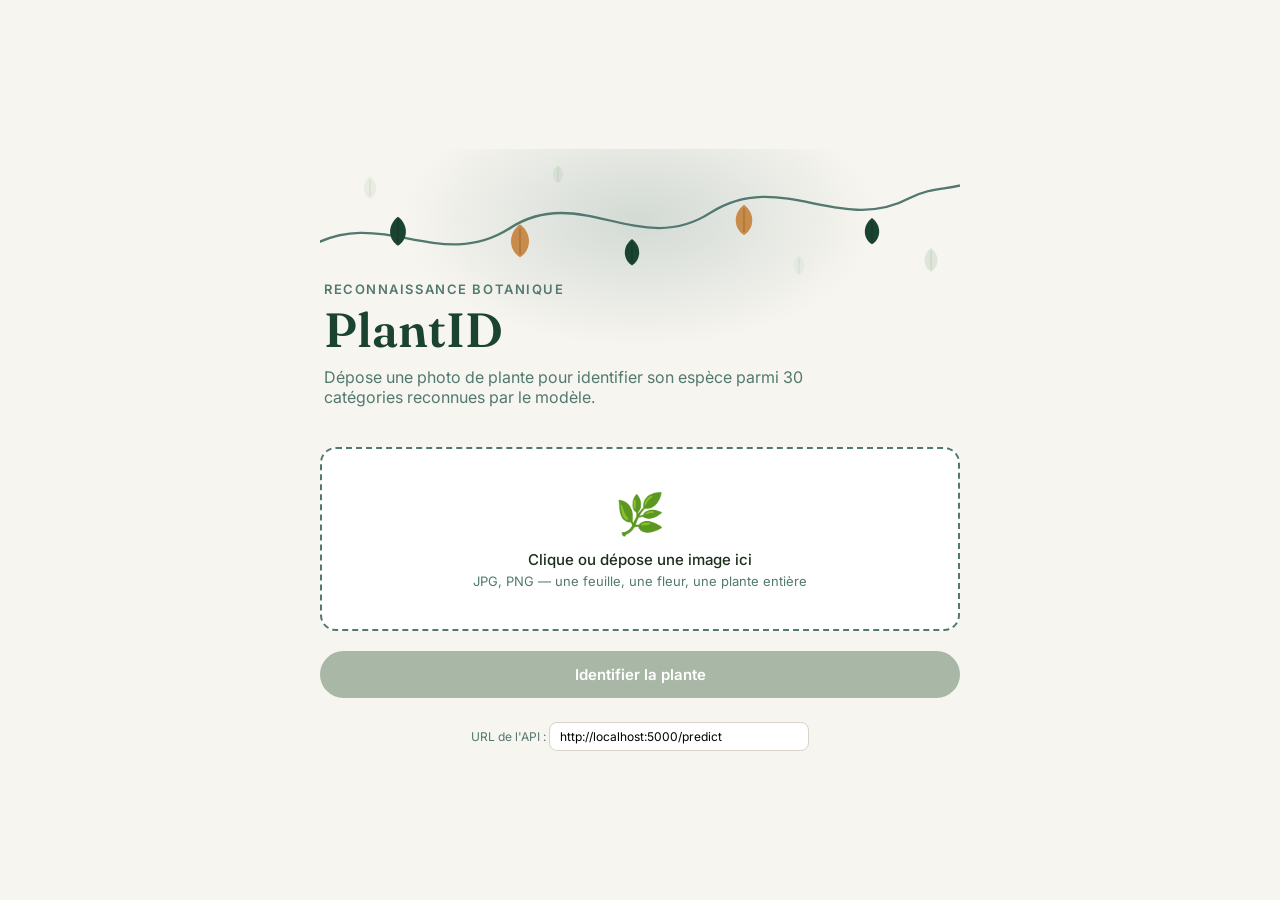
<file: app/index.html>
<!DOCTYPE html>
<html lang="fr">
<head>
<meta charset="UTF-8">
<meta name="viewport" content="width=device-width, initial-scale=1.0">
<title>PlantID — Reconnaissance de plantes</title>
<link rel="preconnect" href="https://fonts.googleapis.com">
<link href="https://fonts.googleapis.com/css2?family=Fraunces:opsz,wght@9..144,400;9..144,600;9..144,700&family=Inter:wght@400;500;600&display=swap" rel="stylesheet">
<link rel="stylesheet" href="style.css">
</head>
<body>

<div class="app">

  <div class="hero" id="hero">
    <div class="hero-glow"></div>

    <svg class="vine-svg" viewBox="0 0 640 170" preserveAspectRatio="none" aria-hidden="true">
      <defs>
        <symbol id="leaf-shape" viewBox="-14 -44 28 48">
          <path d="M0,0 C-11,-9 -12,-30 0,-42 C12,-30 11,-9 0,0 Z" fill="currentColor"/>
          <path d="M0,-4 L0,-37" stroke="rgba(0,0,0,0.18)" stroke-width="1.4" fill="none"/>
        </symbol>
      </defs>

      <path class="vine-path"
        d="M-10,130 C60,75 120,165 190,105 C260,45 320,145 390,85 C460,25 520,115 590,65 C612,50 626,55 650,45" />

      <use href="#leaf-shape" class="vine-leaf vl-1" x="65"  y="88"  width="26" height="44" transform="rotate(-18 65 88)"/>
      <use href="#leaf-shape" class="vine-leaf vl-2" x="185" y="98"  width="30" height="50" transform="rotate(22 185 98)"/>
      <use href="#leaf-shape" class="vine-leaf vl-3" x="300" y="118" width="24" height="40" transform="rotate(-10 300 118)"/>
      <use href="#leaf-shape" class="vine-leaf vl-4" x="410" y="72"  width="28" height="46" transform="rotate(16 410 72)"/>
      <use href="#leaf-shape" class="vine-leaf vl-5" x="540" y="90"  width="24" height="40" transform="rotate(-24 540 90)"/>
    </svg>

    <svg class="ambient-svg" viewBox="0 0 640 170" preserveAspectRatio="none" aria-hidden="true">
      <use href="#leaf-shape" class="ambient-leaf af-1" x="40"  y="35" width="20" height="34"/>
      <use href="#leaf-shape" class="ambient-leaf af-2" x="230" y="20" width="16" height="28"/>
      <use href="#leaf-shape" class="ambient-leaf af-3" x="470" y="140" width="18" height="30"/>
      <use href="#leaf-shape" class="ambient-leaf af-4" x="600" y="130" width="22" height="36"/>
    </svg>

    <div class="hero-text">
      <div class="eyebrow">Reconnaissance botanique</div>
      <h1>PlantID</h1>
      <p class="subtitle">Dépose une photo de plante pour identifier son espèce parmi 30 catégories reconnues par le modèle.</p>
    </div>
  </div>

  <div class="dropzone" id="dropzone">
    <input type="file" id="fileInput" accept="image/*">
    <span class="dropzone-icon">🌿</span>
    <div class="dropzone-text">Clique ou dépose une image ici</div>
    <div class="dropzone-hint">JPG, PNG — une feuille, une fleur, une plante entière</div>
    <img id="preview" alt="Aperçu de l'image">
  </div>

  <button class="btn" id="submitBtn" disabled>Identifier la plante</button>

  <div class="status" id="status"></div>

  <div class="result" id="result">
    <div class="result-label">Espèce identifiée</div>
    <div class="result-name" id="resultName">—</div>
    <div class="result-latin" id="resultLatin"></div>

    <div class="confidence-row">
      <div class="confidence-value">
        <span>Confiance du modèle</span>
        <span id="confidencePct">—</span>
      </div>
      <div class="confidence-track">
        <div class="confidence-fill" id="confidenceFill" style="width:0%"></div>
      </div>
    </div>

    <div id="warningBlock"></div>
    <div id="descriptionBlock"></div>

    <div class="info-grid" id="infoGrid"></div>
  </div>

  <div class="config">
    URL de l'API : <input type="text" id="apiUrl" value="http://localhost:5000/predict">
  </div>
</div>

<script src="script.js"></script>

</body>
</html>
</file>
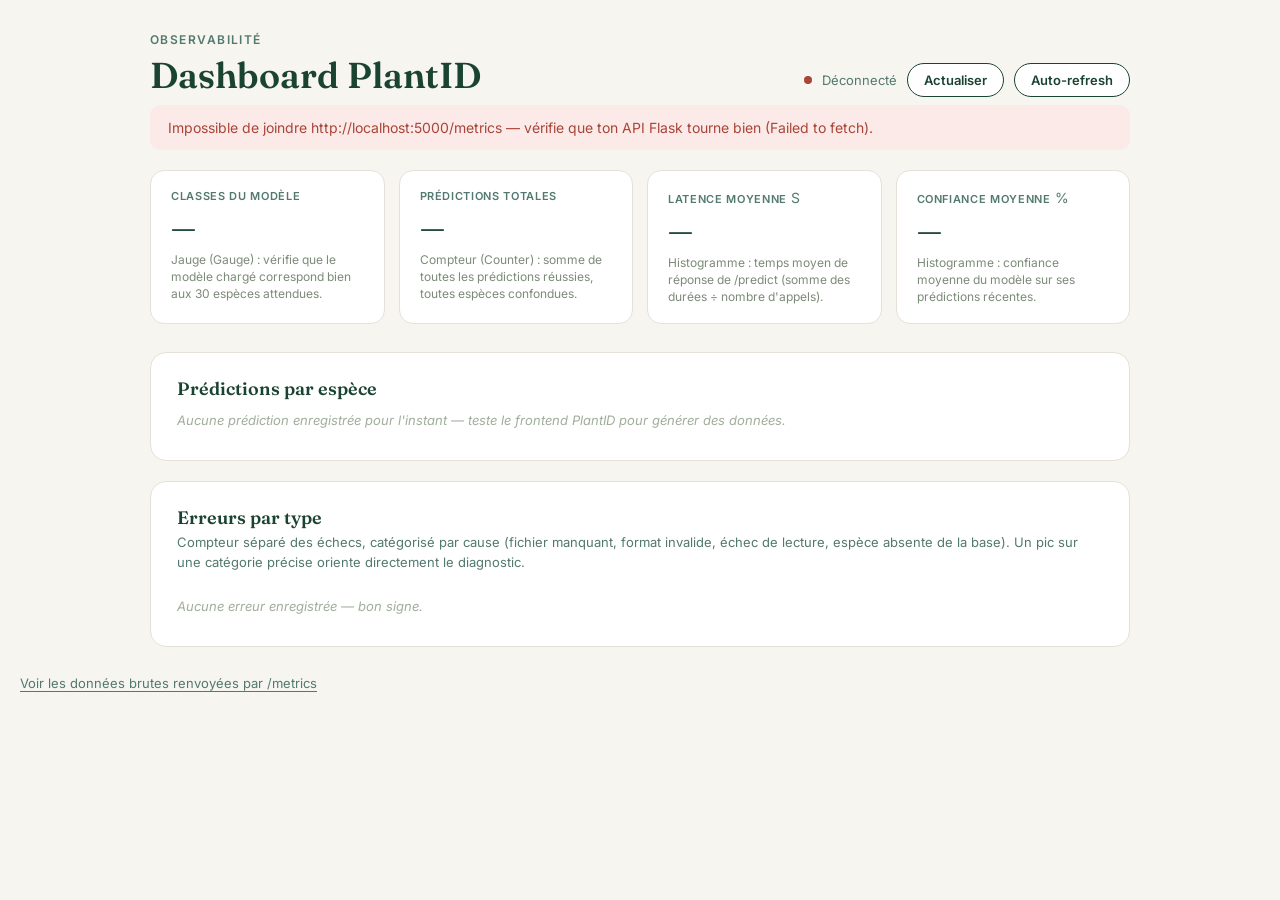
<file: app/dashboard.html>
<!DOCTYPE html>
<html lang="fr">
<head>
<meta charset="UTF-8">
<meta name="viewport" content="width=device-width, initial-scale=1.0">
<title>PlantID — Dashboard de monitoring</title>
<link rel="preconnect" href="https://fonts.googleapis.com">
<link href="https://fonts.googleapis.com/css2?family=Fraunces:opsz,wght@9..144,400;9..144,600;9..144,700&family=Inter:wght@400;500;600&family=JetBrains+Mono:wght@400;500&display=swap" rel="stylesheet">
<style>
  :root {
    --forest: #1B4332;
    --moss: #52796F;
    --paper: #F7F5F0;
    --ink: #1B2E1A;
    --amber: #C98B4A;
    --leaf-light: #DCE8D8;
    --error: #A94438;
    --card-border: #E5E1D8;
  }

  * { box-sizing: border-box; margin: 0; padding: 0; }

  body {
    background: var(--paper);
    color: var(--ink);
    font-family: 'Inter', sans-serif;
    padding: 32px 20px 60px;
  }

  .wrap { max-width: 980px; margin: 0 auto; }

  header {
    display: flex;
    justify-content: space-between;
    align-items: flex-end;
    margin-bottom: 8px;
    flex-wrap: wrap;
    gap: 12px;
  }

  .eyebrow {
    font-size: 12px;
    letter-spacing: 0.12em;
    text-transform: uppercase;
    color: var(--moss);
    font-weight: 600;
    margin-bottom: 6px;
  }

  h1 {
    font-family: 'Fraunces', serif;
    font-size: clamp(26px, 4vw, 36px);
    font-weight: 600;
    color: var(--forest);
  }

  .controls {
    display: flex;
    align-items: center;
    gap: 10px;
  }

  .status-dot {
    width: 8px; height: 8px;
    border-radius: 50%;
    background: #8DA893;
    display: inline-block;
  }

  .status-dot.live { background: #3E7C4A; box-shadow: 0 0 0 3px rgba(62,124,74,0.2); }
  .status-dot.error { background: var(--error); }

  .status-text {
    font-size: 13px;
    color: var(--moss);
  }

  button {
    font-family: 'Inter', sans-serif;
    font-size: 13px;
    font-weight: 600;
    border: 1px solid var(--forest);
    background: white;
    color: var(--forest);
    border-radius: 999px;
    padding: 8px 16px;
    cursor: pointer;
    transition: background 0.15s ease;
  }
  button:hover { background: var(--leaf-light); }
  button.active { background: var(--forest); color: white; }

  .intro {
    font-size: 14px;
    color: var(--moss);
    max-width: 640px;
    margin: 14px 0 28px;
    line-height: 1.6;
  }

  .kpi-row {
    display: grid;
    grid-template-columns: repeat(auto-fit, minmax(180px, 1fr));
    gap: 14px;
    margin-bottom: 28px;
  }

  .kpi-card {
    background: white;
    border: 1px solid var(--card-border);
    border-radius: 14px;
    padding: 18px 20px;
  }

  .kpi-label {
    font-size: 11px;
    text-transform: uppercase;
    letter-spacing: 0.06em;
    color: var(--moss);
    font-weight: 600;
    margin-bottom: 6px;
  }

  .kpi-value {
    font-family: 'Fraunces', serif;
    font-size: 30px;
    font-weight: 600;
    color: var(--forest);
  }

  .kpi-unit { font-size: 14px; color: var(--moss); font-weight: 400; margin-left: 4px; }

  .kpi-explain {
    font-size: 12px;
    color: #7C8B79;
    margin-top: 6px;
    line-height: 1.4;
  }

  .panel {
    background: white;
    border: 1px solid var(--card-border);
    border-radius: 16px;
    padding: 24px 26px;
    margin-bottom: 20px;
  }

  .panel-title {
    font-family: 'Fraunces', serif;
    font-size: 18px;
    font-weight: 600;
    color: var(--forest);
    margin-bottom: 4px;
  }

  .panel-explain {
    font-size: 13px;
    color: var(--moss);
    margin-bottom: 18px;
    line-height: 1.5;
  }

  .bar-row {
    display: flex;
    align-items: center;
    gap: 12px;
    margin-bottom: 10px;
  }

  .bar-label {
    width: 130px;
    font-size: 13px;
    color: var(--ink);
    font-weight: 500;
    flex-shrink: 0;
  }

  .bar-track {
    flex: 1;
    height: 20px;
    background: var(--leaf-light);
    border-radius: 999px;
    overflow: hidden;
    position: relative;
  }

  .bar-fill {
    height: 100%;
    background: linear-gradient(90deg, var(--moss), var(--forest));
    border-radius: 999px;
    transition: width 0.5s ease;
  }

  .bar-fill.error-fill {
    background: linear-gradient(90deg, #D97757, var(--error));
  }

  .bar-value {
    width: 36px;
    text-align: right;
    font-size: 13px;
    font-weight: 600;
    color: var(--forest);
    flex-shrink: 0;
  }

  .empty-state {
    font-size: 13px;
    color: #A0AD9C;
    font-style: italic;
    padding: 8px 0;
  }

  .raw-toggle {
    font-size: 13px;
    color: var(--moss);
    cursor: pointer;
    text-decoration: underline;
    text-underline-offset: 3px;
    margin-top: 8px;
    display: inline-block;
  }

  pre.raw {
    display: none;
    background: #1B2E1A;
    color: #DCE8D8;
    font-family: 'JetBrains Mono', monospace;
    font-size: 12px;
    padding: 16px;
    border-radius: 10px;
    overflow-x: auto;
    margin-top: 12px;
    max-height: 320px;
    overflow-y: auto;
  }

  pre.raw.visible { display: block; }

  .legend-grid {
    display: grid;
    grid-template-columns: repeat(auto-fit, minmax(240px, 1fr));
    gap: 16px;
  }

  .legend-item {
    display: flex;
    gap: 12px;
  }

  .legend-badge {
    font-size: 10px;
    font-weight: 700;
    text-transform: uppercase;
    letter-spacing: 0.04em;
    background: var(--leaf-light);
    color: var(--forest);
    padding: 3px 8px;
    border-radius: 999px;
    height: fit-content;
    flex-shrink: 0;
    margin-top: 2px;
  }

  .legend-text { font-size: 13px; color: var(--ink); line-height: 1.5; }
  .legend-text b { color: var(--forest); }

  .error-banner {
    background: #FBEAE7;
    color: var(--error);
    border-radius: 10px;
    padding: 14px 18px;
    font-size: 14px;
    margin-bottom: 20px;
    display: none;
  }
  .error-banner.visible { display: block; }
</style>
</head>
<body>

<div class="wrap">
  <header>
    <div>
      <div class="eyebrow">Observabilité</div>
      <h1>Dashboard PlantID</h1>
    </div>
    <div class="controls">
      <span class="status-dot" id="statusDot"></span>
      <span class="status-text" id="statusText">En attente...</span>
      <button id="refreshBtn">Actualiser</button>
      <button id="autoBtn">Auto-refresh</button>
    </div>
  </header>

  <div class="error-banner" id="errorBanner"></div>

  <div class="kpi-row">
    <div class="kpi-card">
      <div class="kpi-label">Classes du modèle</div>
      <div class="kpi-value" id="kpiClasses">—</div>
      <div class="kpi-explain">Jauge (Gauge) : vérifie que le modèle chargé correspond bien aux 30 espèces attendues.</div>
    </div>
    <div class="kpi-card">
      <div class="kpi-label">Prédictions totales</div>
      <div class="kpi-value" id="kpiTotal">—</div>
      <div class="kpi-explain">Compteur (Counter) : somme de toutes les prédictions réussies, toutes espèces confondues.</div>
    </div>
    <div class="kpi-card">
      <div class="kpi-label">Latence moyenne<span class="kpi-unit">s</span></div>
      <div class="kpi-value" id="kpiLatency">—</div>
      <div class="kpi-explain">Histogramme : temps moyen de réponse de /predict (somme des durées ÷ nombre d'appels).</div>
    </div>
    <div class="kpi-card">
      <div class="kpi-label">Confiance moyenne<span class="kpi-unit">%</span></div>
      <div class="kpi-value" id="kpiConfidence">—</div>
      <div class="kpi-explain">Histogramme : confiance moyenne du modèle sur ses prédictions récentes.</div>
    </div>
  </div>

  <div class="panel">
    <div class="panel-title">Prédictions par espèce</div>
    <div id="speciesBars"><div class="empty-state">Aucune prédiction enregistrée pour l'instant — teste le frontend PlantID pour générer des données.</div></div>
  </div>

  <div class="panel">
    <div class="panel-title">Erreurs par type</div>
    <div class="panel-explain">
      Compteur séparé des échecs, catégorisé par cause (fichier manquant, format invalide, échec de lecture, espèce absente de la base).
      Un pic sur une catégorie précise oriente directement le diagnostic.
    </div>
    <div id="errorBars"><div class="empty-state">Aucune erreur enregistrée — bon signe.</div></div>
  </div>

  
    </div>
    <span class="raw-toggle" id="rawToggle">Voir les données brutes renvoyées par /metrics</span>
    <pre class="raw" id="rawOutput"></pre>
  </div>

<script>
  const API_METRICS_URL = 'http://localhost:5000/metrics';

  const statusDot = document.getElementById('statusDot');
  const statusText = document.getElementById('statusText');
  const errorBanner = document.getElementById('errorBanner');
  const refreshBtn = document.getElementById('refreshBtn');
  const autoBtn = document.getElementById('autoBtn');
  const rawToggle = document.getElementById('rawToggle');
  const rawOutput = document.getElementById('rawOutput');

  let autoRefreshTimer = null;

  rawToggle.addEventListener('click', () => {
    rawOutput.classList.toggle('visible');
    rawToggle.textContent = rawOutput.classList.contains('visible')
      ? 'Masquer les données brutes'
      : 'Voir les données brutes renvoyées par /metrics';
  });

  // ── Parseur du format texte Prometheus ─────────────────────────
  // Chaque ligne utile ressemble à :
  //   nom_metrique{label="valeur"} 12.0
  // ou, sans label :
  //   nom_metrique 12.0
  // Les lignes commençant par # sont des commentaires (HELP/TYPE) à ignorer.
  function parseMetrics(text) {
    const lignes = text.split('\n').filter(l => l.trim() && !l.startsWith('#'));
    const metriques = [];

    for (const ligne of lignes) {
      const match = ligne.match(/^([a-zA-Z_:][a-zA-Z0-9_:]*)(\{(.*)\})?\s+([0-9.eE+\-]+|NaN|Inf|-Inf)$/);
      if (!match) continue;

      const nom = match[1];
      const labelsStr = match[3] || '';
      const valeur = parseFloat(match[4]);
      const labels = {};

      if (labelsStr) {
        labelsStr.split(',').forEach(paire => {
          const idx = paire.indexOf('=');
          if (idx === -1) return;
          const cle = paire.slice(0, idx).trim();
          const val = paire.slice(idx + 1).trim().replace(/^"|"$/g, '');
          labels[cle] = val;
        });
      }

      metriques.push({ nom, labels, valeur });
    }
    return metriques;
  }

  function trouver(metriques, nom, labelKey = null, labelVal = null) {
    return metriques.filter(m => {
      if (m.nom !== nom) return false;
      if (labelKey && m.labels[labelKey] !== labelVal) return false;
      return true;
    });
  }

  function renderBars(container, entries, { isError = false } = {}) {
    if (entries.length === 0) {
      container.innerHTML = `<div class="empty-state">${isError ? 'Aucune erreur enregistrée — bon signe.' : 'Aucune donnée pour l\'instant.'}</div>`;
      return;
    }

    const max = Math.max(...entries.map(e => e.valeur), 1);
    container.innerHTML = entries.map(e => `
      <div class="bar-row">
        <div class="bar-label">${e.label}</div>
        <div class="bar-track">
          <div class="bar-fill ${isError ? 'error-fill' : ''}" style="width:${(e.valeur / max * 100).toFixed(1)}%"></div>
        </div>
        <div class="bar-value">${e.valeur}</div>
      </div>
    `).join('');
  }

  async function chargerMetriques() {
    try {
      const reponse = await fetch(API_METRICS_URL);
      if (!reponse.ok) throw new Error(`Réponse HTTP ${reponse.status}`);
      const texte = await reponse.text();

      statusDot.className = 'status-dot live';
      statusText.textContent = `Connecté — dernière mise à jour ${new Date().toLocaleTimeString('fr-FR')}`;
      errorBanner.classList.remove('visible');
      rawOutput.textContent = texte;

      const metriques = parseMetrics(texte);

      // ── KPI : classes du modèle (Gauge) ──────────────────────
      const classes = trouver(metriques, 'plantid_model_classes');
      document.getElementById('kpiClasses').textContent = classes.length ? classes[0].valeur : '—';

      // ── KPI : prédictions totales (somme du Counter par espèce) ─
      const predictionsParEspece = trouver(metriques, 'plantid_predictions_total');
      const total = predictionsParEspece.reduce((acc, m) => acc + m.valeur, 0);
      document.getElementById('kpiTotal').textContent = total;

      // ── KPI : latence moyenne (Histogram sum / count) ────────
      const latSum = trouver(metriques, 'plantid_prediction_latency_seconds_sum');
      const latCount = trouver(metriques, 'plantid_prediction_latency_seconds_count');
      const latenceMoy = (latCount.length && latCount[0].valeur > 0)
        ? (latSum[0].valeur / latCount[0].valeur).toFixed(3)
        : '—';
      document.getElementById('kpiLatency').textContent = latenceMoy;

      // ── KPI : confiance moyenne (Histogram sum / count) ──────
      const confSum = trouver(metriques, 'plantid_prediction_confidence_percent_sum');
      const confCount = trouver(metriques, 'plantid_prediction_confidence_percent_count');
      const confMoy = (confCount.length && confCount[0].valeur > 0)
        ? (confSum[0].valeur / confCount[0].valeur).toFixed(1)
        : '—';
      document.getElementById('kpiConfidence').textContent = confMoy;

      // ── Barres : prédictions par espèce ───────────────────────
      const especeEntries = predictionsParEspece
        .map(m => ({ label: m.labels.espece || '?', valeur: m.valeur }))
        .sort((a, b) => b.valeur - a.valeur);
      renderBars(document.getElementById('speciesBars'), especeEntries);

      // ── Barres : erreurs par type ──────────────────────────────
      const erreurEntries = trouver(metriques, 'plantid_prediction_errors_total')
        .map(m => ({ label: m.labels.type_erreur || '?', valeur: m.valeur }))
        .sort((a, b) => b.valeur - a.valeur);
      renderBars(document.getElementById('errorBars'), erreurEntries, { isError: true });

    } catch (err) {
      statusDot.className = 'status-dot error';
      statusText.textContent = 'Déconnecté';
      errorBanner.classList.add('visible');
      errorBanner.textContent = `Impossible de joindre ${API_METRICS_URL} — vérifie que ton API Flask tourne bien (${err.message}).`;
    }
  }

  refreshBtn.addEventListener('click', chargerMetriques);

  autoBtn.addEventListener('click', () => {
    if (autoRefreshTimer) {
      clearInterval(autoRefreshTimer);
      autoRefreshTimer = null;
      autoBtn.classList.remove('active');
    } else {
      chargerMetriques();
      autoRefreshTimer = setInterval(chargerMetriques, 5000);
      autoBtn.classList.add('active');
    }
  });

  // Premier chargement au lancement de la page
  chargerMetriques();
</script>

</body>
</html>
</file>
<file: app/style.css>
:root {
  --forest: #1B4332;
  --moss: #52796F;
  --paper: #F7F5F0;
  --ink: #1B2E1A;
  --amber: #C98B4A;
  --leaf-light: #DCE8D8;
  --error: #A94438;
}

* { box-sizing: border-box; margin: 0; padding: 0; }

body {
  background: var(--paper);
  color: var(--ink);
  font-family: 'Inter', sans-serif;
  min-height: 100vh;
  display: flex;
  align-items: center;
  justify-content: center;
  padding: 32px 16px;
}

.app {
  width: 100%;
  max-width: 640px;
}

/* ══════════════════════════════════════════════════════════════
   HERO — en-tête animé : vigne qui se dessine + feuilles qui
   poussent au chargement, feuilles ambiantes qui flottent en boucle
   ══════════════════════════════════════════════════════════════ */
.hero {
  position: relative;
  padding: 36px 4px 8px;
  overflow: hidden;
}

.hero-glow {
  position: absolute;
  top: -60px;
  left: 50%;
  transform: translateX(-50%);
  width: 480px;
  height: 260px;
  background: radial-gradient(ellipse at center, rgba(82,121,111,0.22) 0%, rgba(82,121,111,0) 70%);
  animation: breatheGlow 6s ease-in-out infinite;
  pointer-events: none;
}

@keyframes breatheGlow {
  0%, 100% { opacity: 0.7; transform: translateX(-50%) scale(1); }
  50%      { opacity: 1;   transform: translateX(-50%) scale(1.08); }
}

.vine-svg, .ambient-svg {
  position: absolute;
  top: 0;
  left: 0;
  width: 100%;
  height: 128px;
  overflow: visible;
}

.ambient-svg { pointer-events: none; }

/* La vigne se dessine de gauche à droite au chargement de la page.
   Technique : stroke-dasharray définit un trait plus long que le
   tracé réel, stroke-dashoffset le décale hors champ, puis on anime
   l'offset vers 0 pour révéler le trait progressivement. */
.vine-path {
  fill: none;
  stroke: var(--moss);
  stroke-width: 3;
  stroke-linecap: round;
  stroke-dasharray: 1000;
  stroke-dashoffset: 1000;
  animation: drawVine 1.8s cubic-bezier(0.65, 0, 0.35, 1) forwards;
}

@keyframes drawVine {
  to { stroke-dashoffset: 0; }
}

/* Feuilles qui poussent le long de la vigne, en cascade, chacune
   démarrant juste après que le trait les ait atteintes. */
.vine-leaf {
  color: var(--forest);
  opacity: 0;
  transform-origin: center bottom;
  animation: leafPop 0.7s cubic-bezier(0.34, 1.56, 0.64, 1) forwards;
}

.vine-leaf.vl-1 { animation-delay: 0.35s; }
.vine-leaf.vl-2 { color: var(--amber); animation-delay: 0.70s; }
.vine-leaf.vl-3 { animation-delay: 1.05s; }
.vine-leaf.vl-4 { color: var(--amber); animation-delay: 1.35s; }
.vine-leaf.vl-5 { animation-delay: 1.60s; }

@keyframes leafPop {
  0%   { opacity: 0; transform: scale(0) rotate(var(--r, 0deg)); }
  65%  { opacity: 1; transform: scale(1.18); }
  100% { opacity: 1; transform: scale(1); }
}

/* Feuilles ambiantes : dérivent doucement en continu, en arrière-plan,
   pour donner une impression de vie après l'entrée en scène. */
.ambient-leaf {
  color: var(--leaf-light);
  opacity: 0;
  animation: ambientFadeIn 1s ease forwards, floatDrift 5s ease-in-out infinite;
}

.ambient-leaf.af-1 { animation-delay: 1.6s, 2.2s; animation-duration: 1s, 6s; }
.ambient-leaf.af-2 { animation-delay: 1.8s, 2.4s; animation-duration: 1s, 7s; color: #C9DAC5; }
.ambient-leaf.af-3 { animation-delay: 2.0s, 2.6s; animation-duration: 1s, 5.5s; }
.ambient-leaf.af-4 { animation-delay: 2.2s, 2.8s; animation-duration: 1s, 6.5s; color: #C9DAC5; }

@keyframes ambientFadeIn {
  to { opacity: 0.55; }
}

@keyframes floatDrift {
  0%, 100% { transform: translateY(0) rotate(0deg); }
  50%      { transform: translateY(-12px) rotate(6deg); }
}

.hero-text {
  position: relative;
  padding-top: 96px;
}

.hero-text .eyebrow,
.hero-text h1,
.hero-text .subtitle {
  opacity: 0;
  animation: fadeSlideUp 0.7s ease forwards;
}

.hero-text .eyebrow  { animation-delay: 1.5s; }
.hero-text h1        { animation-delay: 1.65s; }
.hero-text .subtitle { animation-delay: 1.8s; }

@keyframes fadeSlideUp {
  from { opacity: 0; transform: translateY(14px); }
  to   { opacity: 1; transform: translateY(0); }
}

/* Respect des préférences d'accessibilité : désactive les animations
   pour les personnes qui ont demandé "reduced motion" au niveau OS */
@media (prefers-reduced-motion: reduce) {
  .hero-glow, .vine-path, .vine-leaf, .ambient-leaf,
  .hero-text .eyebrow, .hero-text h1, .hero-text .subtitle {
    animation: none !important;
    opacity: 1 !important;
    stroke-dashoffset: 0 !important;
    transform: none !important;
  }
}

.eyebrow {
  font-size: 13px;
  letter-spacing: 0.12em;
  text-transform: uppercase;
  color: var(--moss);
  font-weight: 600;
  margin-bottom: 8px;
}

h1 {
  font-family: 'Fraunces', serif;
  font-size: clamp(32px, 6vw, 48px);
  font-weight: 600;
  color: var(--forest);
  line-height: 1.05;
  margin-bottom: 12px;
}

.subtitle {
  color: var(--moss);
  font-size: 16px;
  margin-bottom: 32px;
  max-width: 480px;
}

.dropzone {
  border: 2px dashed var(--moss);
  border-radius: 16px;
  background: white;
  padding: 40px 24px;
  text-align: center;
  cursor: pointer;
  transition: border-color 0.2s ease, background 0.2s ease;
  position: relative;
}

.dropzone:hover, .dropzone.dragover {
  border-color: var(--forest);
  background: var(--leaf-light);
}

.dropzone input { display: none; }

.dropzone-icon {
  font-size: 40px;
  margin-bottom: 12px;
  display: block;
}

.dropzone-text {
  font-size: 15px;
  color: var(--ink);
  font-weight: 500;
}

.dropzone-hint {
  font-size: 13px;
  color: var(--moss);
  margin-top: 4px;
}

#preview {
  max-width: 100%;
  max-height: 280px;
  border-radius: 12px;
  margin-top: 16px;
  display: none;
}

.btn {
  background: var(--forest);
  color: white;
  border: none;
  border-radius: 999px;
  padding: 14px 28px;
  font-family: 'Inter', sans-serif;
  font-size: 15px;
  font-weight: 600;
  cursor: pointer;
  margin-top: 20px;
  width: 100%;
  transition: background 0.2s ease, transform 0.1s ease;
}

.btn:hover:not(:disabled) { background: #143728; }
.btn:active:not(:disabled) { transform: scale(0.98); }
.btn:disabled { background: #A9B8A6; cursor: not-allowed; }

.result {
  margin-top: 28px;
  background: white;
  border-radius: 16px;
  padding: 28px;
  display: none;
  border: 1px solid #E5E1D8;
}

.result.visible { display: block; }

.result-label {
  font-size: 12px;
  letter-spacing: 0.1em;
  text-transform: uppercase;
  color: var(--moss);
  font-weight: 600;
  margin-bottom: 6px;
}

.result-name {
  font-family: 'Fraunces', serif;
  font-size: 28px;
  font-weight: 600;
  color: var(--forest);
  margin-bottom: 16px;
}

.confidence-row {
  margin-bottom: 14px;
}

.confidence-track {
  height: 8px;
  background: var(--leaf-light);
  border-radius: 999px;
  overflow: hidden;
  margin-top: 6px;
}

.confidence-fill {
  height: 100%;
  background: linear-gradient(90deg, var(--moss), var(--forest));
  border-radius: 999px;
  transition: width 0.6s ease;
}

.confidence-value {
  font-size: 13px;
  color: var(--ink);
  font-weight: 500;
  display: flex;
  justify-content: space-between;
}

.status {
  margin-top: 16px;
  font-size: 14px;
  padding: 12px 16px;
  border-radius: 10px;
  display: none;
}

.status.error {
  display: block;
  background: #FBEAE7;
  color: var(--error);
}

.status.loading {
  display: block;
  background: var(--leaf-light);
  color: var(--forest);
}

.config {
  margin-top: 24px;
  font-size: 12px;
  color: var(--moss);
  text-align: center;
}

.config input {
  border: 1px solid #D8D3C6;
  border-radius: 8px;
  padding: 6px 10px;
  font-size: 12px;
  width: 260px;
  font-family: 'Inter', sans-serif;
}

.result-latin {
  font-style: italic;
  color: var(--moss);
  font-size: 14px;
  margin-bottom: 20px;
  margin-top: -8px;
}

.info-grid {
  display: grid;
  grid-template-columns: 1fr 1fr;
  gap: 14px;
  margin-bottom: 20px;
}

.info-item {
  background: var(--leaf-light);
  border-radius: 10px;
  padding: 12px 14px;
}

.info-label {
  font-size: 11px;
  text-transform: uppercase;
  letter-spacing: 0.06em;
  color: var(--moss);
  font-weight: 600;
  margin-bottom: 4px;
}

.info-value {
  font-size: 14px;
  color: var(--ink);
  font-weight: 500;
}

.description-block {
  background: #FBFAF6;
  border-left: 3px solid var(--moss);
  border-radius: 4px;
  padding: 14px 16px;
  font-size: 14px;
  line-height: 1.6;
  color: var(--ink);
  margin-bottom: 14px;
}

.warning-block {
  background: #FBEAE7;
  border-left: 3px solid var(--error);
  border-radius: 4px;
  padding: 12px 16px;
  font-size: 13px;
  color: var(--error);
  font-weight: 500;
}
</file>
